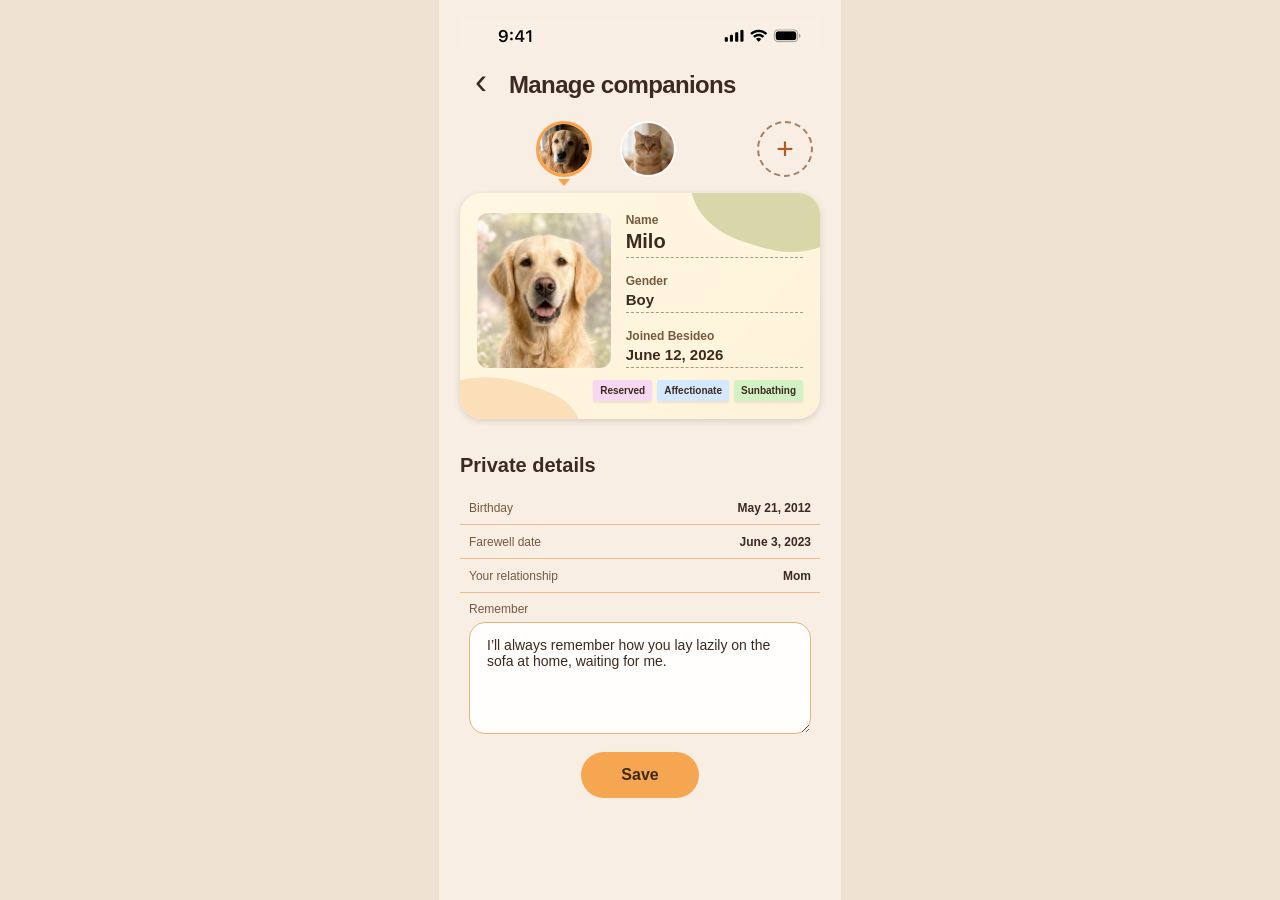
<file: manage-companions-preview/index.html>
<!doctype html>
<html lang="en">
<head>
<meta charset="utf-8">
<meta name="viewport" content="width=device-width,initial-scale=1,viewport-fit=cover">
<meta name="robots" content="noindex,nofollow">
<title>Besideo · Manage companions</title>
<style>
  :root { color-scheme:light; font-family:-apple-system,BlinkMacSystemFont,"Segoe UI",sans-serif; color:#3d2a1f; background:#f0e2d3; }
  * { box-sizing:border-box; }
  [hidden] { display:none !important; }
  body { margin:0; }
  button,input,textarea { font:inherit; color:inherit; }
  button { cursor:pointer; }
  :focus-visible { outline:2px solid #9f5c27; outline-offset:3px; }
  .app { width:min(100%,402px); margin:auto; min-height:100svh; padding:18px 21px 28px; background:#f8eee3; }
  .status { display:block; width:100%; height:30px; object-fit:cover; object-position:center; margin-bottom:15px; }
  header { display:flex; align-items:center; gap:7px; margin:0 0 10px; }
  header button { display:grid; place-items:center; width:42px; height:44px; flex:none; border:0; background:none; font-size:36px; line-height:.8; padding:0 0 5px; }
  h1 { font-size:24px; letter-spacing:-.026em; margin:0; }
  .switcher { display:grid; grid-template-columns:minmax(0,1fr) 58px; align-items:start; gap:11px; padding:0 5px 5px; }
  .pet-rail { display:flex; justify-content:flex-start; overflow-x:auto; scrollbar-width:none; gap:10px; padding:4px 3px 11px; scroll-padding:3px; }
  .pet-rail.few { justify-content:center; gap:28px; }
  .pet-tab,.add-slot { width:56px; height:56px; flex:none; border-radius:50%; display:grid; place-items:center; padding:0; position:relative; }
  .pet-tab { border:2px solid #fffdfa; background:#ffe5c3; }
  .pet-tab img { width:100%; height:100%; min-height:0; object-fit:cover; border-radius:50%; }
  .pet-tab[aria-current="true"] { border:3px solid #f7a34d; }
  .pet-tab[aria-current="true"]::after { content:""; position:absolute; top:calc(100% + 5px); left:50%; transform:translateX(-50%); border:6px solid transparent; border-top:7px solid #f7a34d; border-bottom:0; }
  .pet-tab.pending { border:1.5px solid #b28457; background:#fff9eb; font-size:23px; color:#8a603d; }
  .monogram { font-family:Georgia,serif; font-size:26px; color:#815330; }
  .add-slot { margin:4px 0 0; background:none; border:2px dashed #a67f60; color:#b25a24; font-size:30px; font-weight:300; }
  .profile { position:relative; isolation:isolate; min-height:226px; padding:20px 17px 17px; border-radius:22px; background:linear-gradient(135deg,#fff7e2,#fff4dc 70%,#fbf2d9); box-shadow:0 2px 6px #59472b32; overflow:hidden; }
  .profile::before,.profile::after { content:""; position:absolute; z-index:-1; width:160px; height:111px; border-radius:66% 34% 53% 47%; }
  .profile::before { right:-32px; top:-56px; background:#d9d7aa; transform:rotate(18deg); }
  .profile::after { left:-43px; bottom:-69px; background:#fbdfb8; transform:rotate(19deg); }
  .profile-photo { display:grid; place-items:center; aspect-ratio:130/151; border-radius:11px; overflow:hidden; background:#f7dcba; }
  .profile-photo img { width:100%; height:100%; object-fit:cover; }
  .profile-photo .monogram { font-size:50px; }
  .profile-grid { display:grid; grid-template-columns:41% minmax(0,1fr); align-items:stretch; gap:15px; }
  .facts { margin:0; display:grid; align-content:space-between; min-width:0; }
  .facts label, .facts .fact { display:block; border-bottom:1px dashed #b39875; padding-bottom:4px; }
  .facts label span,.facts .fact span { display:block; font-size:12px; font-weight:650; color:#76593d; padding-bottom:3px; }
  .facts input,.facts strong { display:block; width:100%; border:0; background:none; padding:0; font-size:15px; font-weight:650; }
  .facts input[name="name"] { font-size:20px; font-weight:750; }
  .traits { display:flex; justify-content:flex-end; flex-wrap:wrap; gap:5px; margin-top:12px; }
  .traits span { padding:5px 7px; border-radius:2px; font-size:10px; font-weight:700; background:#f8d7f2; box-shadow:0 2px 2px #38281015; }
  .traits span:nth-child(2) { background:#d4e8ff; }
  .traits span:nth-child(3) { background:#d2f2c6; }
  .private { margin-top:35px; }
  .private h2 { font-size:20px; margin:0 0 14px; }
  .private label { display:flex; min-height:34px; align-items:center; justify-content:space-between; gap:8px; border-bottom:1px solid #efbc8b; font-size:12px; color:#76593d; padding:0 9px; }
  .private input { min-width:0; width:52%; border:0; text-align:right; background:transparent; font-weight:650; color:#3d2a1f; padding:7px 0; }
  .private .memory { display:block; border:0; padding-top:9px; }
  .private textarea { display:block; width:100%; min-height:112px; margin-top:6px; padding:14px 17px; border:1px solid #e9b17a; border-radius:16px; background:#fffefc; color:#3d2a1f; font-size:14px; resize:vertical; }
  .actions { display:grid; place-items:center; margin:18px 0 0; }
  .primary { border:0; border-radius:30px; background:#f6a651; color:#402b1b; font-size:16px; font-weight:750; min-height:46px; padding:8px 25px; }
  .save { min-width:118px; }
  .toast { min-height:17px; margin-top:9px; color:#76593d; font-size:12px; }
  dialog { max-height:85svh; width:min(calc(100% - 28px),370px); border:1px solid #fff9eb; border-radius:24px; padding:22px; background:#fff7e9; color:#3d2a1f; box-shadow:0 22px 68px #52351c55; }
  dialog::backdrop { background:#37281b65; }
  dialog h2 { font-size:22px; letter-spacing:-.025em; margin:10px 0 7px; }
  dialog p { font-size:14px; line-height:1.5; margin:0 0 16px; color:#655040; }
  .gem { display:inline-block; width:36px; aspect-ratio:1; clip-path:polygon(25% 11%,70% 8%,98% 41%,73% 67%,48% 95%,19% 73%,2% 42%); background:linear-gradient(143deg,#fff6d3 12%,#f3afd0 29%,#f9e9a6 47%,#a3dcdd 63%,#cbcafa 83%); }
  .slot-cost { display:flex; align-items:center; justify-content:space-between; padding:10px 0; border-block:1px solid #ead5b9; color:#6e533a; font-size:13px; margin:0 0 10px; }
  .slot-cost strong { font-size:13px; color:#523922; }
  .hint { font-size:12px; color:#76593d; margin:0 0 12px; }
  .dialog-actions { display:flex; align-items:center; justify-content:flex-end; gap:6px; margin-top:16px; }
  .secondary { border:0; background:none; min-height:44px; padding:7px 13px; font-size:13px; font-weight:650; }
  .new-name { display:block; margin-top:10px; font-size:13px; font-weight:650; }
  .new-name input { width:100%; min-height:43px; padding:8px 12px; margin-top:5px; border:1px solid #d7ac82; border-radius:12px; background:#fffdfa; }
  @media (prefers-reduced-motion: no-preference) {
    dialog[open] { animation:rise .18s ease-out; }
    @keyframes rise { from { opacity:0; transform:translateY(8px); } }
  }
</style>
</head>
<body>
<main class="app">
  <img class="status" src="[data-uri]" aria-hidden="true" alt="">
  <header><button id="back" type="button" aria-label="Back">‹</button><h1>Manage companions</h1></header>
  <div class="switcher">
    <div class="pet-rail" id="pet-rail" aria-label="Your companions and unlocked slots"></div>
    <button class="add-slot" id="add-slot" type="button" aria-label="Unlock a new companion slot">+</button>
  </div>
  <form id="profile-form">
    <section class="profile" aria-label="Companion profile">
      <div class="profile-grid">
        <div class="profile-photo" id="profile-photo"></div>
        <div class="facts">
          <label><span>Name</span><input name="name" required maxlength="36"></label>
          <label><span>Gender</span><input name="gender" maxlength="32" placeholder="—"></label>
          <div class="fact"><span>Joined Besideo</span><strong id="joined"></strong></div>
        </div>
      </div>
      <div class="traits" id="traits"></div>
    </section>
    <section class="private">
      <h2>Private details</h2>
      <label>Birthday <input name="birthday" maxlength="32" placeholder="—"></label>
      <label>Farewell date <input name="farewell" maxlength="32" placeholder="—"></label>
      <label>Your relationship <input name="relationship" maxlength="32" placeholder="—"></label>
      <label class="memory">Remember <textarea name="memory" maxlength="500" placeholder="A moment you want to remember"></textarea></label>
    </section>
    <div class="actions"><button class="primary save" type="submit">Save</button><output class="toast" id="toast" aria-live="polite"></output></div>
  </form>
</main>
<dialog id="slot-dialog" aria-label="Companion slot">
  <section id="unlock-panel">
    <span class="gem" aria-hidden="true"></span>
    <h2>Unlock a companion slot</h2>
    <p>Use Rainbow Gems to open a slot for another companion.</p>
    <div class="slot-cost"><strong>Rainbow Gems</strong><span>Price to be set</span></div>
    <div class="hint">In this preview, no gems are spent.</div>
    <div class="dialog-actions"><button class="secondary" type="button" data-close>Cancel</button><button class="primary" id="confirm-unlock" type="button">Preview unlock</button></div>
  </section>
  <form id="new-panel" hidden>
    <h2>Add a companion</h2>
    <p>Your slot is unlocked. You can finish adding your companion later.</p>
    <label class="new-name">Name <input id="new-name" required maxlength="36" autocomplete="off"></label>
    <div class="dialog-actions"><button class="secondary" type="button" data-close>Later</button><button class="primary" type="submit">Add companion</button></div>
  </form>
</dialog>
<script id="slot-model">
function makeSlots(slots) {
  let nextId = slots.reduce((max,slot) => Math.max(max,slot.id),0) + 1;
  return {
    slots,
    unlock() {
      const slot = {id:nextId++,name:null};
      slots.push(slot);
      return slot;
    },
    add(id,name) {
      const clean = name.trim();
      const slot = slots.find(item=>item.id===id);
      if (!clean || !slot || slot.name !== null) return false;
      slot.name = clean;
      return true;
    }
  };
}
</script>
<script>
(() => {
  const samples = [{"id": 1, "name": "Milo", "gender": "Boy", "joined": "June 12, 2026", "birthday": "May 21, 2012", "farewell": "June 3, 2023", "relationship": "Mom", "memory": "I’ll always remember how you lay lazily on the sofa at home, waiting for me.", "traits": ["Reserved", "Affectionate", "Sunbathing"], "image": "[data-uri]", "avatar": "[data-uri]"}, {"id": 2, "name": "Mimi", "image": "[data-uri]", "avatar": "[data-uri]"}];
  const storageKey = 'besideo-companion-slot-preview-v1';
  function restore() {
    try {
      const saved = JSON.parse(localStorage.getItem(storageKey));
      if (Array.isArray(saved) && saved.length >= 2 &&
          saved.every(slot=>Number.isInteger(slot?.id) && (slot.name===null || typeof slot.name==='string')) &&
          new Set(saved.map(slot=>slot.id)).size === saved.length) return saved;
    } catch {}
    return samples.map(({image,avatar,...slot})=>slot);
  }
  const model = makeSlots(restore());
  const rail = document.querySelector('#pet-rail');
  const dialog = document.querySelector('#slot-dialog');
  const unlockPanel = document.querySelector('#unlock-panel');
  const newPanel = document.querySelector('#new-panel');
  const newName = document.querySelector('#new-name');
  const form = document.querySelector('#profile-form');
  const toast = document.querySelector('#toast');
  const addSlot = document.querySelector('#add-slot');
  let current = model.slots.find(slot=>slot.name!==null)?.id ?? model.slots[0].id;
  let activeSlot = null;
  let dialogOpener = null;

  function saveState() {
    try { localStorage.setItem(storageKey,JSON.stringify(model.slots)); } catch {}
  }

  function portrait(slot, size) {
    const photo = samples.find(sample=>sample.id===slot.id)?.[size];
    if (photo) {
      const image = document.createElement('img');
      image.src = photo;
      image.alt = '';
      return image;
    }
    const label = document.createElement('span');
    label.className = 'monogram';
    label.textContent = slot.name ? Array.from(slot.name)[0].toUpperCase() : '+';
    return label;
  }

  function renderRail(scrollId) {
    rail.classList.toggle('few', model.slots.length <= 2);
    const offset = rail.scrollLeft;
    const tabs = model.slots.map(slot => {
      const button = document.createElement('button');
      button.type = 'button';
      button.className = slot.name===null ? 'pet-tab pending' : 'pet-tab';
      button.setAttribute('aria-label', slot.name ?? ('Add companion to unlocked slot ' + slot.id));
      button.setAttribute('aria-current', String(slot.id===current));
      button.append(portrait(slot,'avatar'));
      button.addEventListener('click', () => {
        if (slot.name === null) {
          dialogOpener = button;
          openAdd(slot.id);
          return;
        }
        current = slot.id;
        Array.from(rail.children).forEach(tab=>tab.setAttribute('aria-current', String(tab===button)));
        renderProfile();
      });
      return button;
    });
    rail.replaceChildren(...tabs);
    rail.scrollLeft = scrollId ? rail.scrollWidth - rail.clientWidth : offset;
  }

  function renderProfile() {
    const slot = model.slots.find(item=>item.id===current);
    for (const key of ['name','gender','birthday','farewell','relationship','memory']) form.elements[key].value = slot[key] ?? '';
    document.querySelector('#profile-photo').replaceChildren(portrait(slot,'image'));
    document.querySelector('#joined').textContent = slot.joined ?? '—';
    document.querySelector('#traits').replaceChildren(...(slot.traits ?? []).map(trait=>{
      const label = document.createElement('span');
      label.textContent = trait;
      return label;
    }));
    toast.textContent='';
  }

  function openAdd(id) {
    activeSlot = id;
    unlockPanel.hidden = true;
    newPanel.hidden = false;
    newName.value = '';
    if (!dialog.open) dialog.showModal();
    newName.focus({preventScroll:true});
  }

  addSlot.addEventListener('click',()=>{
    dialogOpener = addSlot;
    activeSlot = null;
    unlockPanel.hidden = false;
    newPanel.hidden = true;
    dialog.showModal();
  });
  document.querySelector('#confirm-unlock').addEventListener('click',()=>{
    if (unlockPanel.hidden || !dialog.open) return;
    const slot = model.unlock();
    saveState();
    renderRail(slot.id);
    openAdd(slot.id);
  });
  newPanel.addEventListener('submit',event=>{
    event.preventDefault();
    if (!model.add(activeSlot,newName.value)) return;
    current = activeSlot;
    saveState();
    renderRail(activeSlot);
    renderProfile();
    dialog.close();
    toast.textContent='Companion added';
  });
  dialog.querySelectorAll('[data-close]').forEach(button=>button.addEventListener('click',()=>dialog.close()));
  dialog.addEventListener('close',()=>{
    activeSlot = null;
    (dialogOpener?.isConnected ? dialogOpener : addSlot).focus({preventScroll:true});
  });
  form.addEventListener('submit',event=>{
    event.preventDefault();
    const data = new FormData(form);
    if (!data.get('name').trim()) {
      form.elements.name.focus();
      return;
    }
    const slot = model.slots.find(item=>item.id===current);
    for (const [key,value] of data) slot[key]=value.trim();
    saveState();
    renderRail();
    renderProfile();
    toast.textContent='Saved';
  });
  document.querySelector('#back').addEventListener('click',()=>{ if (history.length>1) history.back(); });
  renderRail();
  renderProfile();
})();
</script>
</body>
</html>
</file>
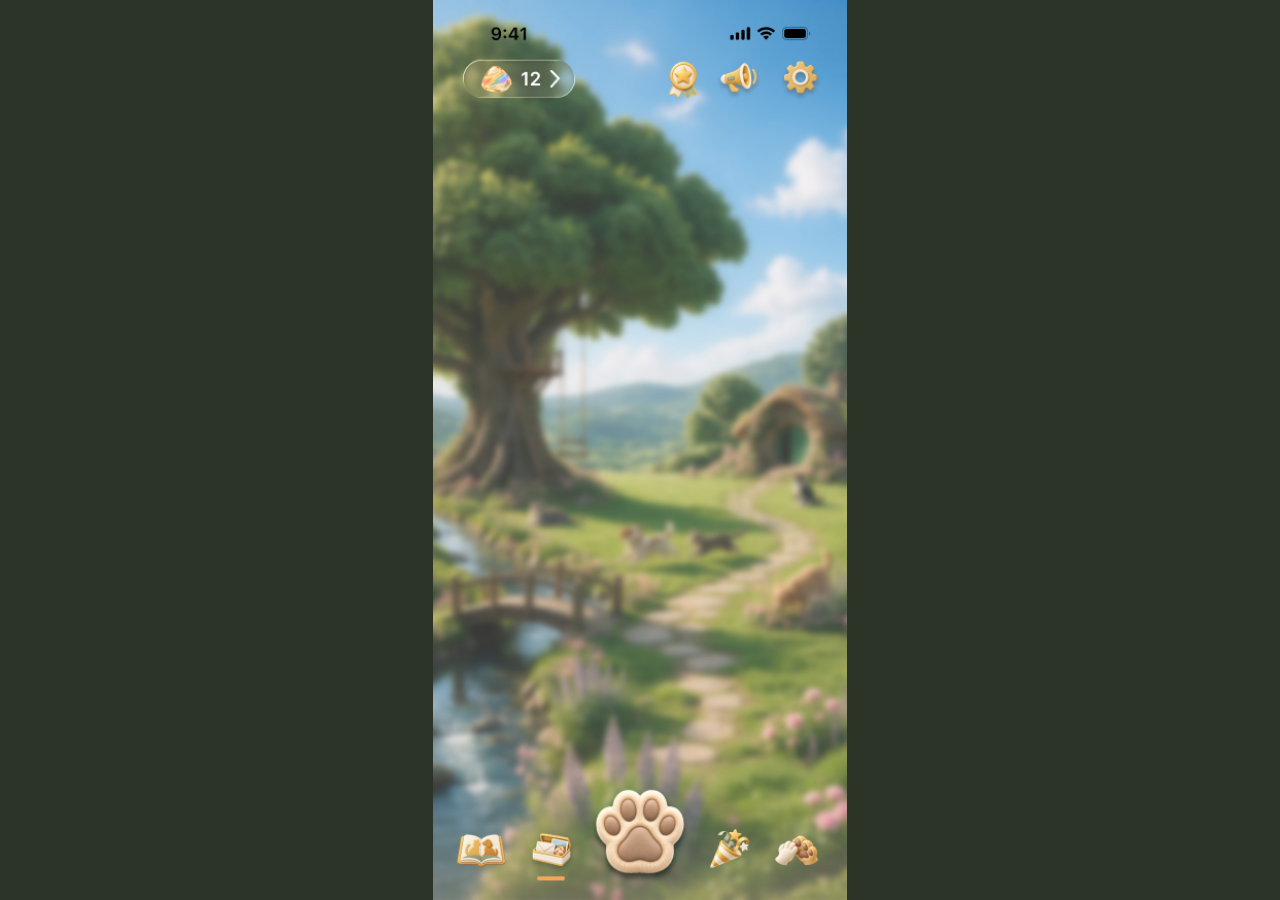
<file: portrait-click-preview/index.html>
<!doctype html>
<html lang="zh-CN">
<head>
<meta charset="utf-8">
<meta name="viewport" content="width=device-width,initial-scale=1,viewport-fit=cover">
<meta name="robots" content="noindex,nofollow">
<title>Besideo Portrait · 点击展开</title>
<style>
  html { background: #2c3428; }
  body { margin: 0; min-height: 100svh; display: grid; place-items: center; }
  [hidden] { display: none !important; }
  .phone {
    position: relative;
    isolation: isolate;
    container-type: inline-size;
    width: min(100%, 430px, calc(100svh * .4598));
    aspect-ratio: 402 / 874;
    overflow: hidden;
    background: #849168 url("[data-uri]") center / 100% 100%;
    font-family: -apple-system, BlinkMacSystemFont, sans-serif;
  }
  .picker { position: absolute; inset: auto 3% 12.4%; color: #fff9ec; }
  .picker::before {
    position: absolute;
    inset: -14px -3.2% -10px;
    z-index: -1;
    content: "";
    background: radial-gradient(ellipse at 50% 65%, #29291d93, transparent 73%);
    pointer-events: none;
  }
  .picker { animation:picker-in .16s ease-out both; }
  .pet-page {
    display:grid; grid-template-columns:repeat(4,minmax(0,1fr)); align-items:start;
    padding-top:6px;
  }
  @keyframes picker-in { from { opacity:0; transform:translateY(6px); } }
  @media (prefers-reduced-motion:reduce) { .picker { animation:none; } }
  .pet-avatar {
    display: grid;
    justify-items: center;
    gap: 3px;
    width: 100%;
    min-height: 55px;
    padding: 0 2px 2px;
    border: 0;
    background: transparent;
    color: inherit;
    font: inherit;
    cursor: pointer;
  }
  .pet-avatar:is(:first-child,:last-child) { margin-top: clamp(12px,6cqw,22px); }
  .picker[data-pet-count="2"], .picker[data-pet-count="3"] { bottom:15.2%; }
  .picker[data-pet-count="2"] .pet-page { width:54%; margin-inline:auto; grid-template-columns:repeat(2,minmax(0,1fr)); }
  .picker[data-pet-count="2"] .pet-avatar { margin-top:0; }
  .picker[data-pet-count="3"] .pet-page { width:69%; margin-inline:auto; grid-template-columns:repeat(3,minmax(0,1fr)); }
  .pet-avatar img {
    display: block;
    box-sizing: border-box;
    width: clamp(36px, 13cqw, 54px);
    aspect-ratio: 1;
    object-fit: cover;
    border-radius: 50%;
    border: 2px solid #fffcef;
    box-shadow: 0 2px 8px #19180e72;
    pointer-events: none;
  }
  .pet-avatar[data-selected="true"] img { border: 3px solid #e7bb57; }
  .pet-avatar span,
  .page-status {
    max-width: 100%;
    overflow: hidden;
    text-overflow: ellipsis;
    white-space: nowrap;
    padding: 2px 7px;
    border-radius: 20px;
    color: #fff9ec;
    background: #403b26d5;
    font-size: 11px;
    line-height: 1.25;
    font-weight: 650;
  }
  .pager {
    display: flex;
    justify-content: center;
    align-items: center;
    min-height: 36px;
  }
  .pager button {
    width: 44px;
    height: 42px;
    border: 0;
    padding: 0;
    background: transparent;
    color: inherit;
    font-size: 25px;
    line-height: 1;
    text-shadow: 0 1px 4px #15130a;
    cursor: pointer;
  }
  .pager button:disabled { opacity: .38; cursor: default; }
  .page-status { padding: 4px 9px; font-variant-numeric: tabular-nums; }
  .paw {
    position: absolute;
    inset: auto auto 2.6% 37.5%;
    width: 25%;
    height: 9.8%;
    min-height: 42px;
    border: 0;
    border-radius: 50%;
    background: transparent;
    cursor: pointer;
  }
  button:focus-visible { outline: 2px solid #ffe5a0; outline-offset: -2px; }
  .result {
    position: absolute;
    bottom: 14%;
    left: 50%;
    transform: translateX(-50%);
    padding: 7px 12px;
    border-radius: 20px;
    color: #fff9ec;
    background: #403b26ea;
    font-size: 13px;
    white-space: nowrap;
  }
</style>
</head>
<body>
<main id="portrait-swipe" class="phone" aria-label="Besideo 首页">
  <section id="picker" class="picker" aria-label="Choose a pet" hidden>
    <div class="pet-page"></div>
    <div class="pager">
      <button type="button" class="previous" aria-label="上一页宠物">‹</button>
      <output class="page-status" aria-live="polite"></output>
      <button type="button" class="next" aria-label="下一页宠物">›</button>
    </div>
  </section>
  <button type="button" class="paw" aria-label="展开或收起 Portrait" aria-controls="picker" aria-expanded="false"></button>
  <output class="result" hidden></output>
</main>
<script>
(() => {
  const demoPets = [{"name": "Milo", "image": "[data-uri]"}, {"name": "Mimi", "image": "[data-uri]"}, {"name": "Ollie", "image": "[data-uri]"}, {"name": "Pip", "image": "[data-uri]"}, {"name": "Sunny", "image": "[data-uri]"}, {"name": "Orien", "image": "[data-uri]"}, {"name": "Pumpkin", "image": "[data-uri]"}, {"name": "Maple", "image": "[data-uri]"}];
  const count = new URLSearchParams(location.search).get('pets');
  const pets = count === '2' || count === '3' ? demoPets.slice(0,Number(count)) : demoPets;
  const root = document.getElementById('portrait-swipe');
  const picker = root.querySelector('.picker');
  const avatars = root.querySelector('.pet-page');
  const pager = root.querySelector('.pager');
  const paw = root.querySelector('.paw');
  const result = root.querySelector('.result');
  const status = root.querySelector('.page-status');
  const previous = root.querySelector('.previous');
  const next = root.querySelector('.next');
  const perPage = 4;
  const pageCount = Math.ceil(pets.length / perPage);
  picker.dataset.petCount = String(pets.length);
  pager.hidden = pageCount <= 1;
  let page = 0;
  let selected = pets[0].name;

  function setOpen(open) {
    picker.hidden = !open;
    paw.setAttribute('aria-expanded', String(open));
    result.hidden = true;
    if (open) renderPage();
  }

  function renderPage() {
    const start = page * perPage;
    avatars.replaceChildren(...pets.slice(start,start + perPage).map(pet => {
      const button = document.createElement('button');
      button.type = 'button';
      button.className = 'pet-avatar';
      button.dataset.selected = String(pet.name === selected);
      button.setAttribute('aria-label', 'Open ' + pet.name + '’s Portrait');
      const photo = document.createElement('img');
      photo.alt = '';
      photo.src = pet.image;
      photo.draggable = false;
      const label = document.createElement('span');
      label.textContent = pet.name;
      button.append(photo,label);
      button.addEventListener('click',() => {
        selected = pet.name;
        setOpen(false);
        result.textContent = pet.name + ' · Portrait';
        result.hidden = false;
        paw.focus({preventScroll:true});
      });
      return button;
    }));
    status.textContent = (page + 1) + ' / ' + pageCount;
    previous.disabled = page === 0;
    next.disabled = page === pageCount - 1;
  }

  function turn(step) {
    const nextPage = page + step;
    if (nextPage < 0 || nextPage >= pageCount) return;
    page = nextPage;
    renderPage();
  }

  paw.addEventListener('click',() => setOpen(picker.hidden));
  previous.addEventListener('click',() => turn(-1));
  next.addEventListener('click',() => turn(1));
  document.addEventListener('keydown',event => {
    if (event.key !== 'Escape' || picker.hidden) return;
    setOpen(false);
    paw.focus({preventScroll:true});
  });
  renderPage();
})();
</script>
</body>
</html>
</file>
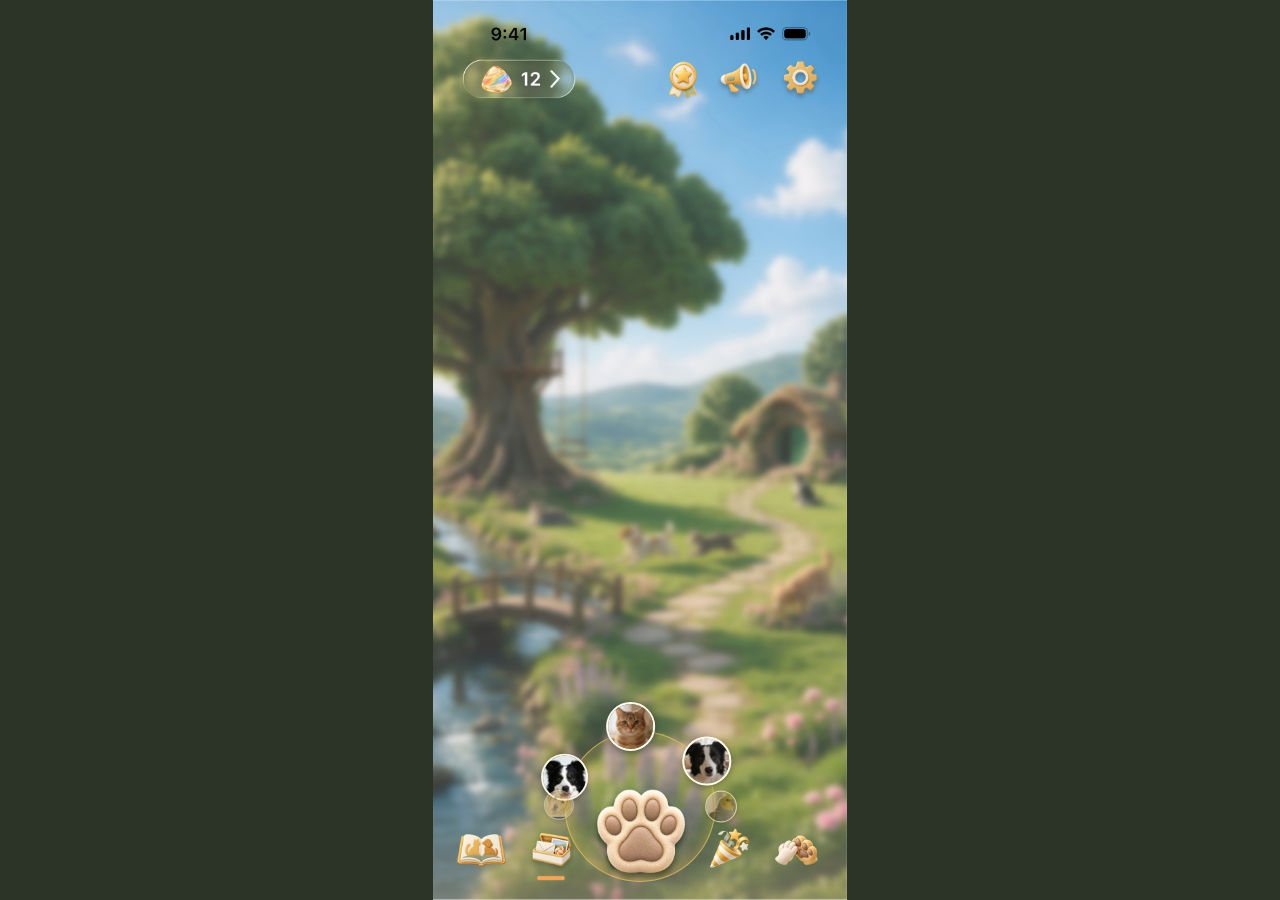
<file: portrait-dial-preview/index.html>
<!doctype html>
<html lang="zh-CN">
<head>
<meta charset="utf-8">
<meta name="viewport" content="width=device-width,initial-scale=1,viewport-fit=cover">
<meta name="robots" content="noindex,nofollow">
<title>Besideo Portrait 转盘试玩</title>
<style>
  html { background: #2c3428; }
  body { margin: 0; min-height: 100svh; display: grid; place-items: center; }
  .sr-only { position: absolute; width: 1px; height: 1px; padding: 0; overflow: hidden; clip-path: inset(50%); white-space: nowrap; }
  #besideo-rotary-portrait { width: min(100%, 430px, calc(100svh * .4597)); }
  #besideo-rotary-portrait .pd-phone.pd-phone { width: 100%; border-radius: 0; }
</style>
</head>
<body>
<div id="besideo-rotary-portrait" class="viz-dotted-background">
  <section class="pd-phone" aria-label="Besideo 首页 Portrait 转盘">
    <div class="pd-dial" aria-label="宠物转盘">
      <div class="pd-ring" aria-hidden="true"><div class="pd-spoke"></div></div>
      <div class="pd-avatars"></div>
      <span class="sr-only" role="status"></span>
    </div>
    <div class="pd-paw-art" aria-hidden="true"></div>
    <button type="button" class="pd-paw cursor-interaction" aria-label="展开或收起 Portrait" aria-expanded="true"></button>
    <output class="pd-result" hidden></output>
  </section>
</div>
<style>
#besideo-rotary-portrait { --pd-home: url("[data-uri]"); }
#besideo-rotary-portrait [hidden] { display: none !important; }
#besideo-rotary-portrait .pd-phone { position: relative; isolation: isolate; container-type: inline-size; width: min(100%, 354px); aspect-ratio: 611/1329; margin: auto; overflow: hidden; border-radius: 23px; background: #849168 var(--pd-home) center / 100% 100%; font-family: -apple-system, BlinkMacSystemFont, sans-serif; }
#besideo-rotary-portrait .pd-phone button { color: #fff9ec; font-family: inherit; }
#besideo-rotary-portrait .pd-dial { position: absolute; inset: auto 22% 2% 22%; height: 44cqw; touch-action: none; user-select: none; }
#besideo-rotary-portrait .pd-ring { position: absolute; bottom: 0; left: 50%; transform: translateX(-50%); width: 36cqw; aspect-ratio: 1; border-radius: 50%; border: 1px solid #e5c464bf; background: radial-gradient(circle at 52% 41%, #f3df7b09 47%, #e2bf4a50 100%); box-shadow: inset 0 0 12px #e8c85b48; pointer-events: none; overflow: hidden; }
#besideo-rotary-portrait .pd-spoke { position: absolute; inset: 0; border-radius: 50%; background: conic-gradient(from -11deg, #ffdf7566 0deg, #ffdf7533 22deg, transparent 22deg); }
#besideo-rotary-portrait .pd-avatar { position: absolute; bottom: 18cqw; left: 50%; width: clamp(44px,12.5cqw,49px); height: clamp(44px,12.5cqw,49px); margin: 0; padding: 0; border: 0; background: transparent; border-radius: 50%; transform-origin: center; user-select: none; -webkit-user-drag: none; touch-action: none; }
#besideo-rotary-portrait .pd-avatar img { box-sizing: border-box; width: 100%; height: 100%; border-radius: 50%; border: 2px solid #fffcef; object-fit: cover; box-shadow: 0 2px 6px #19180e69; pointer-events: none; }
#besideo-rotary-portrait .pd-avatar[data-centered="true"] img { border: 3px solid #e7bb57; }
#besideo-rotary-portrait .pd-paw-art { position: absolute; inset: 0; background: var(--pd-home) center / 100% 100%; clip-path: polygon(39% 90%, 42% 88%, 46% 87.4%, 54% 87.4%, 59% 88.2%, 61.2% 90.8%, 58% 94.8%, 56.5% 96.3%, 50% 97.1%, 43.3% 96.5%, 40.2% 94.4%); pointer-events: none; }
#besideo-rotary-portrait .pd-paw { position: absolute; inset: auto auto 2.7% 37.5%; width: 25%; height: 10.2%; min-height: 44px; border: 0; border-radius: 50%; background: transparent; }
#besideo-rotary-portrait .pd-result { position: absolute; left: 50%; bottom: 16%; transform: translateX(-50%); padding: 7px 12px; color: #fff9ec; background: #403b26e8; border-radius: 20px; font-size: 12px; white-space: nowrap; }
</style>
<script>
(() => {
  const root = document.getElementById('besideo-rotary-portrait');
  const pets = [{"name": "Milo", "image": "[data-uri]"}, {"name": "Mimi", "image": "[data-uri]"}, {"name": "Ollie", "image": "[data-uri]"}, {"name": "Pip", "image": "[data-uri]"}, {"name": "Sunny", "image": "[data-uri]"}, {"name": "Orien", "image": "[data-uri]"}, {"name": "Pumpkin", "image": "[data-uri]"}, {"name": "Maple", "image": "[data-uri]"}];
  const ring = root.querySelector('.pd-ring');
  const dial = root.querySelector('.pd-dial');
  const paw = root.querySelector('.pd-paw');
  const spoke = root.querySelector('.pd-spoke');
  const counter = root.querySelector('[role="status"]');
  const result = root.querySelector('.pd-result');
  const avatars = root.querySelector('.pd-avatars');
  const reducedMotion = matchMedia('(prefers-reduced-motion: reduce)');
  const wrap = n => ((n % pets.length) + pets.length) % pets.length;
  const slotAngle = Math.PI * .345;
  let center = 1;
  let position = center;
  let lastVisited = -1;
  let motionFrame = 0;
  let paintFrame = 0;
  let hintTimer;
  let drag = null;
  let suppressClick = false;

  const buttons = pets.map((pet, index) => {
    const button = document.createElement('button');
    button.type = 'button';
    button.className = 'pd-avatar cursor-interaction';
    button.setAttribute('aria-label', '进入 ' + pet.name + ' 的 Portrait');
    button.setAttribute('data-tooltip', pet.name);
    const img = document.createElement('img');
    img.src = pet.image;
    img.alt = '';
    img.draggable = false;
    button.append(img);
    button.addEventListener('click', () => {
      stopMotion();
      lastVisited = center = position = index;
      update();
      setOpen(false);
      result.textContent = pet.name + ' · Portrait';
      result.hidden = false;
      paw.focus({preventScroll:true});
    });
    avatars.append(button);
    return button;
  });

  function update() {
    let highlightAngle = 0;
    let highlightOpacity = 0;
    buttons.forEach((button, index) => {
      const relative = wrap(index - position + pets.length / 2) - pets.length / 2;
      const distance = Math.abs(relative);
      const edge = Math.max(0, distance - 1);
      const angle = relative * slotAngle / (1 + .39 * edge ** 2);
      const outer = Math.min(1, edge);
      const scale = 1 - .39 * outer;
      const visibility = (1 - .49 * outer) * Math.min(1, Math.max(0, (2.35 - distance) / .35));
      const actionable = distance < 1.45;
      const hidden = visibility === 0;
      if (button.hidden !== hidden) button.hidden = hidden;
      if (hidden) return;
      button.style.transform = 'translate(calc(-50% + ' + (Math.sin(angle) * 19.6) + 'cqw), calc(50% - ' + (Math.cos(angle) * 19.6) + 'cqw)) scale(' + scale + ')';
      button.style.opacity = visibility;
      button.style.pointerEvents = actionable ? '' : 'none';
      const tabIndex = actionable ? 0 : -1;
      if (button.tabIndex !== tabIndex) {
        button.tabIndex = tabIndex;
        button.setAttribute('aria-hidden', String(!actionable));
      }
      const highlighted = index === lastVisited;
      button.dataset.centered = String(highlighted);
      if (highlighted) {
        highlightAngle = angle;
        highlightOpacity = visibility;
      }
    });
    spoke.style.transform = 'rotate(' + highlightAngle + 'rad)';
    spoke.style.opacity = highlightOpacity;
  }

  function announceCenter() {
    counter.textContent = pets[wrap(center)].name;
  }

  function setOpen(open) {
    dial.hidden = !open;
    result.hidden = true;
    paw.setAttribute('aria-expanded', String(open));
  }

  function stopMotion() {
    clearTimeout(hintTimer);
    cancelAnimationFrame(motionFrame);
    cancelAnimationFrame(paintFrame);
    paintFrame = 0;
  }

  function drawOnNextFrame() {
    if (paintFrame) return;
    paintFrame = requestAnimationFrame(() => {
      paintFrame = 0;
      update();
    });
  }

  function settle(target, velocity = 0) {
    stopMotion();
    center = target;
    announceCenter();
    if (reducedMotion.matches || Math.abs(target - position) < .002) {
      center = position = wrap(target);
      update();
      return;
    }

    const start = position;
    const distance = target - start;
    const duration = Math.min(335, 205 + 95 * Math.abs(distance));
    const slope = Math.max(0, Math.min(2.4, velocity * duration / distance));
    const started = performance.now();
    function animate(now) {
      const t = Math.min((now - started) / duration, 1);
      const progress = t * t * (3 - 2 * t) + slope * t * (1 - t) ** 2;
      position = start + distance * progress;
      update();
      if (t < 1) motionFrame = requestAnimationFrame(animate);
      else center = position = wrap(target);
    }
    motionFrame = requestAnimationFrame(animate);
  }

  paw.addEventListener('click', () => {
    const open = dial.hidden;
    stopMotion();
    position = center = wrap(center);
    update();
    setOpen(open);
  });

  function polar(event, geometry) {
    const x = event.clientX - geometry.x;
    const y = event.clientY - geometry.y;
    return {angle: Math.atan2(y, x), radius: Math.hypot(x, y)};
  }

  dial.addEventListener('pointerdown', event => {
    if (!event.isPrimary || event.button !== 0) return;
    const rect = ring.getBoundingClientRect();
    const geometry = {x: rect.left + rect.width / 2, y: rect.top + rect.height / 2, radius: rect.width / 2};
    const point = polar(event, geometry);
    const onAvatar = event.target.closest('.pd-avatar');
    if (!onAvatar && (point.radius < geometry.radius * .68 || point.radius > geometry.radius * 1.36)) return;

    stopMotion();
    suppressClick = false;
    drag = {id: event.pointerId, geometry, angle: point.angle, active: false, pending: 0, time: event.timeStamp, velocity: 0};
    if (!onAvatar) dial.setPointerCapture(event.pointerId);
  });

  dial.addEventListener('pointermove', event => {
    if (!drag || event.pointerId !== drag.id) return;
    const point = polar(event, drag.geometry);
    if (point.radius < drag.geometry.radius * .43) {
      drag.angle = null;
      drag.velocity = 0;
      drag.time = event.timeStamp;
      return;
    }

    // Accumulate the shortest angular change so crossing the angle discontinuity does not jump.
    const delta = point.angle - (drag.angle ?? point.angle);
    drag.angle = point.angle;
    const step = -Math.atan2(Math.sin(delta), Math.cos(delta)) / slotAngle;
    drag.pending += step;
    const elapsed = Math.max(1, event.timeStamp - drag.time);
    drag.time = event.timeStamp;
    const speed = Math.max(-.014, Math.min(.014, step / elapsed));
    drag.velocity = drag.velocity * .25 + speed * .75;
    if (!drag.active && Math.abs(drag.pending) < .065) return;
    if (!drag.active) {
      drag.active = true;
      dial.setPointerCapture(event.pointerId);
    }
    position += drag.pending;
    drag.pending = 0;
    drawOnNextFrame();
  });

  function release(event) {
    if (!drag || event.pointerId !== drag.id) return;
    const {active, time, velocity} = drag;
    drag = null;
    suppressClick = active;
    const speed = active && event.type !== 'pointercancel' && event.timeStamp - time < 80 ? velocity : 0;
    const coast = reducedMotion.matches ? 0 : Math.max(-.37, Math.min(.37, speed * 88));
    settle(Math.round(position + coast), speed);
  }
  dial.addEventListener('pointerup', release);
  dial.addEventListener('pointercancel', release);
  dial.addEventListener('lostpointercapture', release);
  dial.addEventListener('click', event => {
    if (suppressClick && event.detail !== 0) {
      event.stopPropagation();
      suppressClick = false;
    }
  }, true);
  dial.addEventListener('keydown', event => {
    if (event.key !== 'ArrowLeft' && event.key !== 'ArrowRight') return;
    event.preventDefault();
    settle(center + (event.key === 'ArrowRight' ? 1 : -1));
    if (event.target.classList.contains('pd-avatar')) buttons[wrap(center)].focus({preventScroll:true});
  });

  update();
  announceCenter();

  // A small once-per-load preview shows the direction of movement without adding controls.
  if (!reducedMotion.matches) {
    hintTimer = setTimeout(() => {
      const started = performance.now();
      function hint(now) {
        const t = Math.min((now - started) / 720, 1);
        position = center + .17 * Math.sin(t * Math.PI) ** 2;
        update();
        if (t < 1) motionFrame = requestAnimationFrame(hint);
      }
      motionFrame = requestAnimationFrame(hint);
    }, 540);
  }
})();
</script>
</body>
</html>
</file>
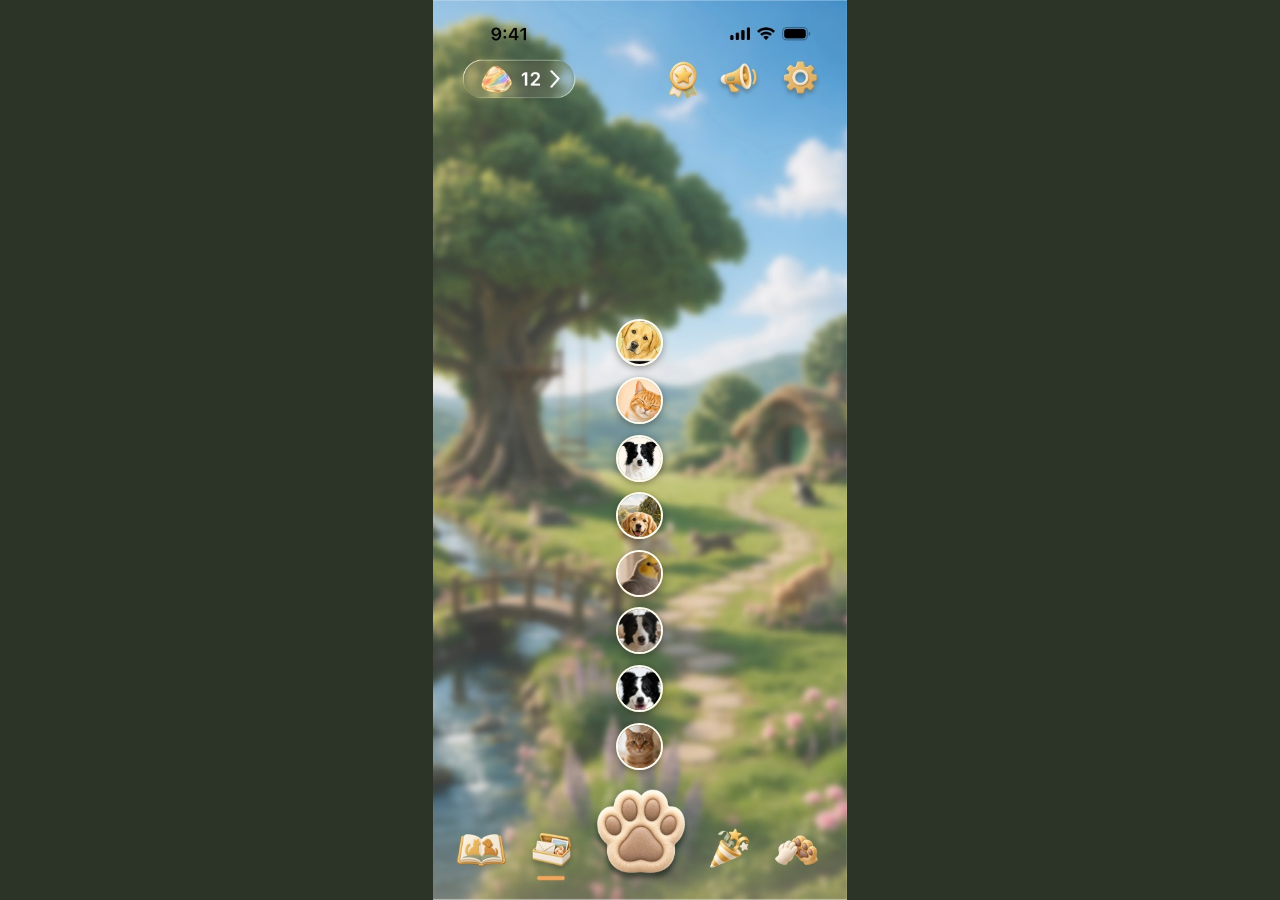
<file: portrait-stack-preview/index.html>
<!doctype html>
<html lang="zh-CN">
<head>
<meta charset="utf-8">
<meta name="viewport" content="width=device-width,initial-scale=1,viewport-fit=cover">
<meta name="robots" content="noindex,nofollow">
<title>Besideo Portrait · 竖排试玩</title>
<style>
  html { background: #2c3428; }
  body { margin: 0; min-height: 100svh; display: grid; place-items: center; }
  [hidden] { display: none !important; }
  .phone {
    position: relative;
    isolation: isolate;
    container-type: inline-size;
    width: min(100%, 430px, calc(100svh * .4597));
    aspect-ratio: 611 / 1329;
    overflow: hidden;
    background: #849168 url("[data-uri]") center / 100% 100%;
    font-family: -apple-system, BlinkMacSystemFont, sans-serif;
  }
  .pet-stack {
    position: absolute;
    left: 50%;
    bottom: 13.7%;
    transform: translateX(-50%);
    display: flex;
    flex-direction: column-reverse;
    align-items: center;
    gap: clamp(4px, 1.6cqw, 7px);
    width: 72px;
    max-height: 70%;
    overflow: auto;
    scrollbar-width: none;
    padding: 5px 0;
  }
  .pet-avatar {
    display: grid;
    place-items: center;
    flex: none;
    width: clamp(44px, 12.7cqw, 51px);
    aspect-ratio: 1;
    padding: 0;
    border: 0;
    border-radius: 50%;
    background: transparent;
    cursor: pointer;
    animation: appear .24s cubic-bezier(.2,.65,.25,1) both;
    animation-delay: calc(var(--position) * 28ms);
    -webkit-tap-highlight-color: transparent;
  }
  .pet-avatar img {
    display: block;
    box-sizing: border-box;
    width: 92%;
    aspect-ratio: 1;
    object-fit: cover;
    border-radius: 50%;
    border: 2px solid #fffcef;
    box-shadow: 0 2px 7px #19180e69;
    pointer-events: none;
  }
  .pet-avatar[data-selected="true"] img { border: 3px solid #e7bb57; }
  .paw {
    position: absolute;
    inset: auto auto 2.7% 37.5%;
    width: 25%;
    height: 10.2%;
    min-height: 44px;
    border: 0;
    border-radius: 50%;
    background: transparent;
    cursor: pointer;
    -webkit-tap-highlight-color: transparent;
  }
  button:focus-visible { outline: 2px solid #ffe5a0; outline-offset: 2px; }
  .result {
    position: absolute;
    bottom: 15%;
    left: 50%;
    transform: translateX(-50%);
    padding: 7px 12px;
    border-radius: 20px;
    color: #fff9ec;
    background: #403b26e8;
    font-size: 13px;
    white-space: nowrap;
  }
  @keyframes appear {
    from { transform: translateY(8px) scale(.93); opacity: 0; }
    to { transform: translateY(0) scale(1); opacity: 1; }
  }
  @media (prefers-reduced-motion: reduce) {
    .pet-avatar { animation: none; }
  }
</style>
</head>
<body>
<main id="portrait-stack" class="phone" aria-label="Besideo 首页 Portrait 竖排试玩">
  <div id="pet-stack" class="pet-stack" role="group" aria-label="选择宠物"></div>
  <button type="button" class="paw" aria-label="展开或收起 Portrait" aria-controls="pet-stack" aria-expanded="true"></button>
  <output class="result" hidden></output>
</main>
<script>
(() => {
  const pets = [{"name": "Mimi", "image": "[data-uri]"}, {"name": "Milo", "image": "[data-uri]"}, {"name": "Ollie", "image": "[data-uri]"}, {"name": "Pip", "image": "[data-uri]"}, {"name": "Sunny", "image": "[data-uri]"}, {"name": "Orien", "image": "[data-uri]"}, {"name": "Pumpkin", "image": "[data-uri]"}, {"name": "Maple", "image": "[data-uri]"}];
  const root = document.getElementById('portrait-stack');
  const stack = root.querySelector('.pet-stack');
  const paw = root.querySelector('.paw');
  const result = root.querySelector('.result');
  let selected = null;

  function setOpen(open) {
    stack.hidden = !open;
    paw.setAttribute('aria-expanded', String(open));
    result.hidden = true;
  }

  pets.forEach(({name, image}, position) => {
    const button = document.createElement('button');
    button.type = 'button';
    button.className = 'pet-avatar';
    button.style.setProperty('--position', position);
    button.setAttribute('aria-label', '进入 ' + name + ' 的 Portrait');
    const avatar = document.createElement('img');
    avatar.src = image;
    avatar.alt = '';
    avatar.draggable = false;
    button.append(avatar);
    button.addEventListener('click', () => {
      if (selected) selected.dataset.selected = 'false';
      selected = button;
      selected.dataset.selected = 'true';
      setOpen(false);
      result.textContent = name + ' · Portrait';
      result.hidden = false;
      paw.focus({preventScroll: true});
    });
    stack.append(button);
  });

  paw.addEventListener('click', () => setOpen(stack.hidden));
  document.addEventListener('keydown', event => {
    if (event.key !== 'Escape') return;
    setOpen(false);
    paw.focus({preventScroll: true});
  });
})();
</script>
</body>
</html>
</file>
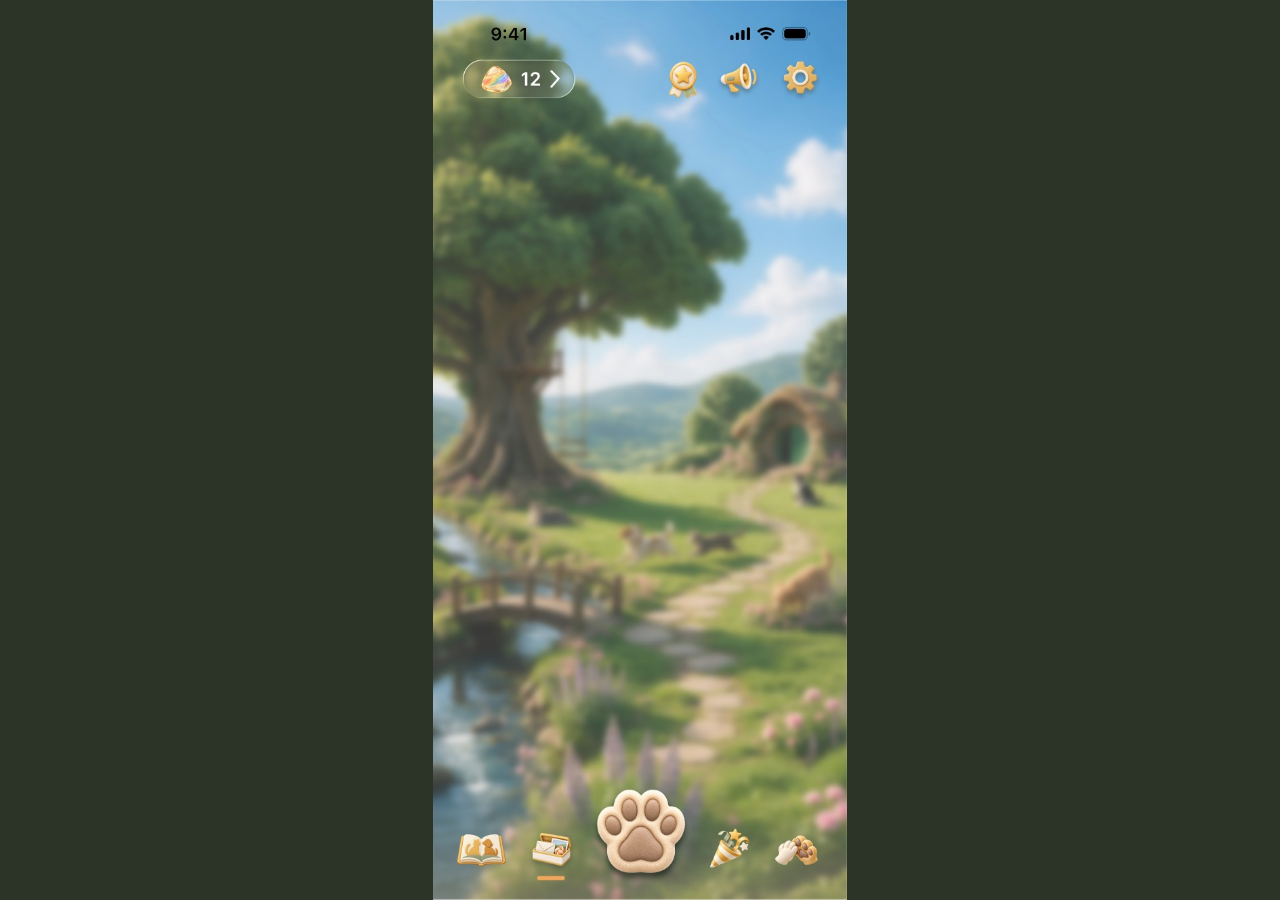
<file: portrait-wheel-preview/index.html>
<!doctype html>
<html lang="zh-CN">
<head>
<meta charset="utf-8">
<meta name="viewport" content="width=device-width,initial-scale=1,viewport-fit=cover">
<meta name="robots" content="noindex,nofollow">
<title>Besideo Portrait 转盘试玩</title>
<style>
  html { background: #2c3428; }
  body { margin: 0; min-height: 100svh; display: grid; place-items: center; }
  .sr-only { position: absolute; width: 1px; height: 1px; padding: 0; overflow: hidden; clip-path: inset(50%); white-space: nowrap; }
  #besideo-rotary-portrait { width: min(100%, 430px, calc(100svh * .4597)); }
  #besideo-rotary-portrait .pd-phone.pd-phone { width: 100%; border-radius: 0; }
</style>
</head>
<body>
<div id="besideo-rotary-portrait" class="viz-dotted-background">
  <section class="pd-phone" aria-label="Besideo 首页 Portrait 转盘">
    <div class="pd-dial" aria-label="宠物转盘" hidden>
      <div class="pd-ring" aria-hidden="true"><div class="pd-spoke"></div></div>
      <div class="pd-avatars"></div>
      <div class="pd-turn">
        <button type="button" data-delta="-1" aria-label="向左拨一只">‹</button>
        <span role="status"></span>
        <button type="button" data-delta="1" aria-label="向右拨一只">›</button>
      </div>
    </div>
    <div class="pd-paw-art" aria-hidden="true"></div>
    <button type="button" class="pd-paw cursor-interaction" aria-label="展开或收起 Portrait" aria-expanded="false"></button>
    <output class="pd-result" hidden></output>
  </section>
</div>
<style>
#besideo-rotary-portrait { --pd-home: url("[data-uri]"); }
#besideo-rotary-portrait [hidden] { display: none !important; }
#besideo-rotary-portrait .pd-phone { position: relative; isolation: isolate; container-type: inline-size; width: min(100%, 354px); aspect-ratio: 611/1329; margin: auto; overflow: hidden; border-radius: 23px; background: #849168 var(--pd-home) center / 100% 100%; font-family: -apple-system, BlinkMacSystemFont, sans-serif; }
#besideo-rotary-portrait .pd-phone button { color: #fff9ec; font-family: inherit; }
#besideo-rotary-portrait .pd-dial { position: absolute; inset: auto 17% 2% 17%; height: 60cqw; touch-action: none; user-select: none; }
#besideo-rotary-portrait .pd-ring { position: absolute; bottom: 0; left: 50%; transform: translateX(-50%); width: 36cqw; aspect-ratio: 1; border-radius: 50%; border: 1px solid #e5c464bf; background: radial-gradient(circle at 52% 41%, #f3df7b09 47%, #e2bf4a50 100%); box-shadow: inset 0 0 12px #e8c85b48; pointer-events: none; overflow: hidden; }
#besideo-rotary-portrait .pd-spoke { position: absolute; inset: 0; border-radius: 50%; background: conic-gradient(from -11deg, #ffdf7566 0deg, #ffdf7533 22deg, transparent 22deg); }
#besideo-rotary-portrait .pd-avatar { position: absolute; bottom: 18cqw; left: 50%; width: 13cqw; height: 13cqw; margin: 0; padding: 0; border: 0; background: transparent; border-radius: 50%; transform-origin: center; user-select: none; -webkit-user-drag: none; touch-action: none; cursor: pointer; }
#besideo-rotary-portrait .pd-avatar img { box-sizing: border-box; width: 100%; height: 100%; border-radius: 50%; border: 2px solid #fffcef; object-fit: cover; box-shadow: 0 2px 6px #19180e69; pointer-events: none; }
#besideo-rotary-portrait .pd-turn { position: absolute; left: 50%; bottom: 45cqw; transform: translateX(-50%); display: flex; align-items: center; color: #fff9ec; }
#besideo-rotary-portrait .pd-turn button { width: 44px; height: 44px; border: 0; background: transparent; font-size: 24px; line-height: 1; text-shadow: 0 1px 4px #201b10, 0 1px 3px #201b10; cursor: pointer; }
#besideo-rotary-portrait .pd-turn button:disabled { opacity: .32; cursor: default; }
#besideo-rotary-portrait .pd-turn span { box-sizing: border-box; min-width: 43px; padding: 7px 8px; border-radius: 20px; background: #403b26ba; text-align: center; font-size: 12px; font-variant-numeric: tabular-nums; white-space: nowrap; }
#besideo-rotary-portrait .pd-avatar[data-centered="true"] img { border: 3px solid #e7bb57; }
#besideo-rotary-portrait .pd-paw-art { position: absolute; inset: 0; background: var(--pd-home) center / 100% 100%; clip-path: polygon(39% 90%, 42% 88%, 46% 87.4%, 54% 87.4%, 59% 88.2%, 61.2% 90.8%, 58% 94.8%, 56.5% 96.3%, 50% 97.1%, 43.3% 96.5%, 40.2% 94.4%); pointer-events: none; }
#besideo-rotary-portrait .pd-paw { position: absolute; inset: auto auto 2.7% 37.5%; width: 25%; height: 10.2%; min-height: 44px; border: 0; border-radius: 50%; background: transparent; }
#besideo-rotary-portrait .pd-result { position: absolute; left: 50%; bottom: 16%; transform: translateX(-50%); padding: 7px 12px; color: #fff9ec; background: #403b26e8; border-radius: 20px; font-size: 12px; white-space: nowrap; }
</style>
<script>
(() => {
  const root = document.getElementById('besideo-rotary-portrait');
  const pets = [{"name": "Milo", "image": "[data-uri]"}, {"name": "Mimi", "image": "[data-uri]"}, {"name": "Ollie", "image": "[data-uri]"}, {"name": "Pip", "image": "[data-uri]"}, {"name": "Sunny", "image": "[data-uri]"}, {"name": "Orien", "image": "[data-uri]"}, {"name": "Pumpkin", "image": "[data-uri]"}, {"name": "Maple", "image": "[data-uri]"}];
  const requested = Number(new URLSearchParams(location.search).get('pets'));
  const count = Number.isInteger(requested) && requested >= 2 && requested <= pets.length ? requested : pets.length;
  pets.length = count;
  const rotary = count > 2;
  const showOverflow = count > 3;
  const ring = root.querySelector('.pd-ring');
  const dial = root.querySelector('.pd-dial');
  const paw = root.querySelector('.pd-paw');
  const spoke = root.querySelector('.pd-spoke');
  const controls = root.querySelector('.pd-turn');
  const arrows = [...controls.querySelectorAll('[data-delta]')];
  const counter = root.querySelector('[role="status"]');
  const result = root.querySelector('.pd-result');
  const avatars = root.querySelector('.pd-avatars');
  const reducedMotion = matchMedia('(prefers-reduced-motion: reduce)');
  const clampPosition = value => Math.max(0, Math.min(count - 1, value));
  const slotAngle = Math.PI * .345;
  const storageKey = 'besideo-portrait-last-opened';
  let lastOpened = 0;
  try {
    const savedName = localStorage.getItem(storageKey);
    lastOpened = Math.max(0, pets.findIndex(pet => pet.name === savedName));
  } catch {
    // Keep the selection for this visit when browser storage is unavailable.
  }
  let center = lastOpened;
  let position = center;
  let motionFrame = 0;
  let paintFrame = 0;
  let drag = null;
  let suppressClick = false;

  const buttons = pets.map((pet, index) => {
    const button = document.createElement('button');
    button.type = 'button';
    button.className = 'pd-avatar cursor-interaction';
    button.setAttribute('aria-label', '进入 ' + pet.name + ' 的 Portrait');
    button.setAttribute('data-tooltip', pet.name);
    const img = document.createElement('img');
    img.src = pet.image;
    img.alt = '';
    img.draggable = false;
    button.append(img);
    button.addEventListener('click', () => {
      stopMotion();
      lastOpened = center = position = index;
      try {
        localStorage.setItem(storageKey, pet.name);
      } catch {
        // The in-memory selection still works.
      }
      update();
      announceCenter();
      setOpen(false);
      result.textContent = pet.name + ' · Portrait';
      result.hidden = false;
      paw.focus({preventScroll:true});
    });
    avatars.append(button);
    return button;
  });

  function place(avatar, relative) {
    const distance = Math.abs(relative);
    const showEdge = showOverflow && relative > 0;
    const edge = showEdge ? Math.min(1, Math.max(0, distance - 1)) : 0;
    const angle = Math.sign(relative) * (Math.min(distance, 1) * slotAngle + Math.max(0, distance - 1) * .58);
    const radius = 20.5 + 5.3 * edge;
    const scale = 1 - .46 * edge;
    const fadeAt = rotary && relative < 0 ? .58 : showEdge ? 2.35 : 1.5;
    const opacity = (1 - .39 * edge) * Math.min(1, Math.max(0, (fadeAt - distance) / .35));
    const actionable = distance < 1.5;
    avatar.hidden = opacity === 0;
    if (avatar.hidden) return;
    avatar.style.transform = 'translate(calc(-50% + ' + Math.sin(angle) * radius + 'cqw), calc(50% - ' + Math.cos(angle) * (radius - 1.4) + 'cqw)) scale(' + scale + ')';
    avatar.style.opacity = opacity;
    avatar.style.zIndex = actionable ? '1' : '0';
    avatar.style.pointerEvents = actionable ? '' : 'none';
    avatar.tabIndex = actionable ? 0 : -1;
    avatar.setAttribute('aria-hidden', String(!actionable));
    avatar.dataset.centered = String(rotary ? relative > -.5 && relative <= .5 : (relative > 0) === (center === 1));
  }

  function update() {
    buttons.forEach((button, index) => {
      const relative = rotary ? index - position : index === 0 ? -.68 : .68;
      place(button, relative);
    });
    const indicator = rotary ? 0 : (center === 0 ? -.68 : .68) * slotAngle;
    spoke.style.transform = 'rotate(' + indicator + 'rad)';
  }

  function announceCenter() {
    counter.textContent = (center + 1) + ' / ' + count;
    arrows[0].disabled = center === 0;
    arrows[1].disabled = center === count - 1;
  }

  function setOpen(open) {
    dial.hidden = !open;
    result.hidden = true;
    paw.setAttribute('aria-expanded', String(open));
  }

  function stopMotion() {
    cancelAnimationFrame(motionFrame);
    cancelAnimationFrame(paintFrame);
    paintFrame = 0;
  }

  function drawOnNextFrame() {
    if (paintFrame) return;
    paintFrame = requestAnimationFrame(() => {
      paintFrame = 0;
      update();
    });
  }

  function settle(requestedPosition, velocity = 0, focusCenter = false) {
    stopMotion();
    const target = clampPosition(requestedPosition);
    center = target;
    announceCenter();
    if (reducedMotion.matches || Math.abs(target - position) < .002) {
      position = target;
      update();
      if (focusCenter) buttons[center].focus({preventScroll:true});
      return;
    }

    const start = position;
    const distance = target - start;
    const duration = Math.min(335, 205 + 95 * Math.abs(distance));
    const slope = Math.max(0, Math.min(2.4, velocity * duration / distance));
    const started = performance.now();
    function animate(now) {
      const t = Math.min((now - started) / duration, 1);
      const progress = t * t * (3 - 2 * t) + slope * t * (1 - t) ** 2;
      position = start + distance * progress;
      update();
      if (t < 1) motionFrame = requestAnimationFrame(animate);
      else if (focusCenter) buttons[center].focus({preventScroll:true});
    }
    motionFrame = requestAnimationFrame(animate);
  }

  paw.addEventListener('click', () => {
    const open = dial.hidden;
    stopMotion();
    drag = null;
    suppressClick = false;
    position = center = lastOpened;
    update();
    announceCenter();
    setOpen(open);
  });

  controls.hidden = !showOverflow;
  arrows.forEach(button => {
    button.addEventListener('click', () => settle(center + Number(button.dataset.delta)));
  });

  function polar(event, geometry) {
    const x = event.clientX - geometry.x;
    const y = event.clientY - geometry.y;
    return {angle: Math.atan2(y, x), radius: Math.hypot(x, y)};
  }

  dial.addEventListener('pointerdown', event => {
    if (!rotary || drag || !event.isPrimary || event.button !== 0) return;
    suppressClick = false;
    if (event.target.closest('.pd-turn')) return;
    const rect = ring.getBoundingClientRect();
    const geometry = {x: rect.left + rect.width / 2, y: rect.top + rect.height / 2, radius: rect.width / 2};
    const point = polar(event, geometry);
    const onAvatar = event.target.closest('.pd-avatar');
    if (!onAvatar && (point.radius < geometry.radius * .68 || point.radius > geometry.radius * 1.5)) return;

    stopMotion();
    drag = {id: event.pointerId, geometry, angle: point.angle, active: false, pending: 0, time: event.timeStamp, velocity: 0};
    if (!onAvatar) dial.setPointerCapture(event.pointerId);
  });

  dial.addEventListener('pointermove', event => {
    if (!drag || event.pointerId !== drag.id) return;
    const point = polar(event, drag.geometry);
    if (point.radius < drag.geometry.radius * .43) {
      drag.angle = null;
      drag.velocity = 0;
      drag.time = event.timeStamp;
      return;
    }

    // Accumulate the shortest angular change so crossing the angle discontinuity does not jump.
    const delta = point.angle - (drag.angle ?? point.angle);
    drag.angle = point.angle;
    const step = -Math.atan2(Math.sin(delta), Math.cos(delta)) / slotAngle;
    drag.pending += step;
    const elapsed = Math.max(1, event.timeStamp - drag.time);
    drag.time = event.timeStamp;
    const speed = Math.max(-.014, Math.min(.014, step / elapsed));
    drag.velocity = drag.velocity * .25 + speed * .75;
    if (!drag.active && Math.abs(drag.pending) < .065) return;
    if (!drag.active) {
      drag.active = true;
      dial.setPointerCapture(event.pointerId);
    }
    position = clampPosition(position + drag.pending);
    drag.pending = 0;
    drawOnNextFrame();
  });

  function release(event) {
    if (!drag || event.pointerId !== drag.id) return;
    const {active, time, velocity} = drag;
    drag = null;
    suppressClick = active;
    const speed = active && event.type !== 'pointercancel' && event.timeStamp - time < 80 ? velocity : 0;
    const coast = reducedMotion.matches ? 0 : Math.max(-.37, Math.min(.37, speed * 88));
    settle(Math.round(position + coast), speed);
  }
  dial.addEventListener('pointerup', release);
  dial.addEventListener('pointercancel', release);
  dial.addEventListener('lostpointercapture', release);
  dial.addEventListener('click', event => {
    if (suppressClick && event.detail !== 0) {
      event.stopPropagation();
      suppressClick = false;
    }
  }, true);
  dial.addEventListener('keydown', event => {
    if (!rotary || (event.key !== 'ArrowLeft' && event.key !== 'ArrowRight')) return;
    event.preventDefault();
    settle(center + (event.key === 'ArrowRight' ? 1 : -1), 0, event.target.classList.contains('pd-avatar'));
  });

  update();
  announceCenter();

  setOpen(false);
})();
</script>
</body>
</html>
</file>
